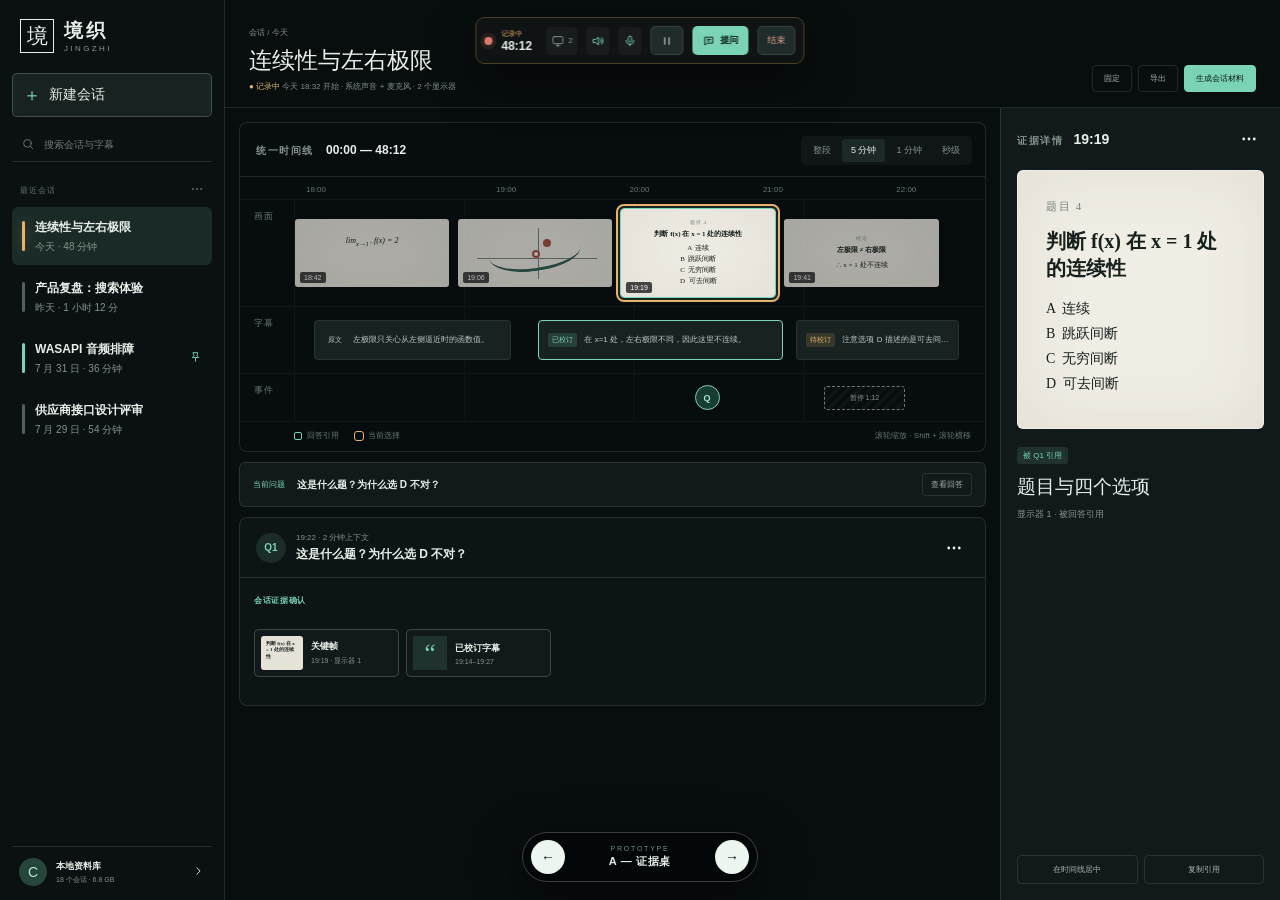
<file: prototype/workbench/index.html>
<!doctype html>
<html lang="zh-CN">
  <head>
    <meta charset="utf-8" />
    <meta name="viewport" content="width=device-width, initial-scale=1" />
    <meta
      http-equiv="Content-Security-Policy"
      content="default-src 'self'; style-src 'self' 'unsafe-inline'; script-src 'self'; img-src 'self' data:;"
    />
    <title>境织工作台视觉原型</title>
    <link rel="stylesheet" href="styles.css" />
  </head>
  <body>
    <main id="app" aria-live="polite"></main>
    <nav class="prototype-switcher" aria-label="原型方案切换">
      <button type="button" data-variant-step="-1" aria-label="上一个方案">←</button>
      <div>
        <span class="prototype-kicker">PROTOTYPE</span>
        <strong id="variant-label">A</strong>
      </div>
      <button type="button" data-variant-step="1" aria-label="下一个方案">→</button>
    </nav>
    <script src="app.js"></script>
  </body>
</html>
</file>
<file: prototype/workbench/styles.css>
:root {
  color-scheme: dark;
  --ink-0: #080d0e;
  --ink-1: #0d1415;
  --ink-2: #141d1e;
  --ink-3: #1d2929;
  --line: rgba(195, 220, 208, 0.13);
  --line-strong: rgba(195, 220, 208, 0.24);
  --text: #e8efea;
  --muted: #85938d;
  --jade: #79d3b4;
  --jade-soft: rgba(121, 211, 180, 0.13);
  --amber: #e7b36a;
  --red: #db7a6c;
  --ease: cubic-bezier(0.16, 1, 0.3, 1);
  font-family: "Segoe UI Variable", "Microsoft YaHei UI", sans-serif;
  font-size: 14px;
}

* { box-sizing: border-box; }
html, body { margin: 0; min-width: 1080px; min-height: 720px; background: var(--ink-0); color: var(--text); }
body { overflow: hidden; }
button, input { font: inherit; }
button { color: inherit; }
button, a { -webkit-tap-highlight-color: transparent; }
svg { width: 18px; height: 18px; fill: none; stroke: currentColor; stroke-width: 1.7; stroke-linecap: round; stroke-linejoin: round; }

.shell { width: 100vw; height: 100vh; overflow: hidden; animation: reveal 380ms var(--ease); }
.eyebrow { display: block; color: var(--muted); font-size: 10px; font-weight: 700; letter-spacing: .16em; text-transform: uppercase; }
.brand { display: flex; align-items: center; gap: 10px; }
.brand-seal { display: grid; place-items: center; width: 34px; height: 34px; border: 1px solid currentColor; font-family: "STKaiti", serif; font-size: 21px; }
.brand div { display: flex; flex-direction: column; }
.brand strong { font-family: "STSong", serif; font-size: 19px; letter-spacing: .14em; }
.brand small { color: var(--muted); font-size: 8px; letter-spacing: .3em; }
.icon-button { display: grid; place-items: center; width: 30px; height: 30px; padding: 0; border: 0; background: transparent; cursor: pointer; }

.prototype-switcher { position: fixed; z-index: 100; left: 50%; bottom: 18px; display: flex; align-items: center; gap: 12px; padding: 7px 8px; transform: translateX(-50%); border: 1px solid rgba(255,255,255,.22); border-radius: 999px; background: rgba(4, 7, 8, .92); box-shadow: 0 14px 48px rgba(0,0,0,.5); backdrop-filter: blur(18px); }
.prototype-switcher button { width: 34px; height: 34px; border: 0; border-radius: 50%; background: #edf5f0; color: #0b1512; cursor: pointer; transition: transform 130ms var(--ease); }
.prototype-switcher button:hover { transform: scale(1.06); }
.prototype-switcher div { min-width: 126px; text-align: center; }
.prototype-kicker { display: block; color: #739187; font-size: 7px; letter-spacing: .25em; }
.prototype-switcher strong { font-size: 11px; letter-spacing: .06em; }

.session-list { display: flex; flex-direction: column; gap: 3px; }
.session-item { position: relative; display: flex; align-items: center; gap: 10px; width: 100%; min-height: 58px; padding: 9px 10px; border: 0; border-radius: 6px; background: transparent; text-align: left; cursor: pointer; transition: background 160ms ease, transform 160ms var(--ease); }
.session-item:hover { background: rgba(255,255,255,.045); }
.session-item.active { background: var(--jade-soft); }
.session-mark { width: 3px; height: 30px; border-radius: 2px; background: #53605c; }
.session-mark.live { background: var(--amber); box-shadow: 0 0 12px rgba(231,179,106,.35); }
.session-mark.pin { background: var(--jade); }
.session-copy { min-width: 0; display: flex; flex: 1; flex-direction: column; gap: 4px; }
.session-copy strong { overflow: hidden; font-size: 12px; font-weight: 600; text-overflow: ellipsis; white-space: nowrap; }
.session-copy small { color: var(--muted); font-size: 10px; }
.session-pin svg { width: 13px; color: var(--jade); }

.frame-visual { position: relative; overflow: hidden; min-height: 210px; padding: 28px; border: 1px solid rgba(255,255,255,.1); border-radius: 6px; background: #f0ede5; color: #17201d; box-shadow: inset 0 0 70px rgba(74, 62, 38, .08); font-family: "STSong", serif; }
.frame-visual::after { content: ""; position: absolute; inset: 0; opacity: .22; background-image: radial-gradient(rgba(30,40,35,.28) .55px, transparent .55px); background-size: 4px 4px; pointer-events: none; }
.frame-visual.compact { min-height: 68px; padding: 10px; border: 0; border-radius: 3px; font-size: 7px; }
.frame-visual em { display: block; margin-bottom: 14px; color: #79847f; font-size: 11px; font-style: normal; letter-spacing: .15em; }
.frame-visual strong { display: block; margin-bottom: 18px; font-size: 20px; }
.frame-visual span { display: block; margin: 7px 0; }
.frame-visual.compact em { margin-bottom: 4px; font-size: 5px; }
.frame-visual.compact strong { margin-bottom: 4px; font-size: 7px; }
.frame-visual.compact span { margin: 1px 0; }
.frame-limit { display: grid; place-items: center; }
.frame-limit .formula { font-size: 26px; font-style: italic; }
.frame-limit.compact .formula { font-size: 8px; }
.frame-graph .axis { position: absolute; background: #75827d; }
.frame-graph .axis-x { left: 12%; right: 10%; top: 56%; height: 1px; }
.frame-graph .axis-y { top: 12%; bottom: 10%; left: 52%; width: 1px; }
.frame-graph .curve { position: absolute; left: 20%; top: 20%; width: 60%; height: 55%; border-bottom: 3px solid #315e51; border-radius: 50%; transform: rotate(-8deg); }
.frame-graph .point { position: absolute; width: 8px; height: 8px; border: 2px solid #a34e42; border-radius: 50%; background: #f0ede5; }
.frame-graph .p1 { left: 48%; top: 45%; }
.frame-graph .p2 { left: 55%; top: 30%; background: #a34e42; }
.frame-proof { display: flex; flex-direction: column; justify-content: center; }

.timeline { position: relative; min-height: 330px; border: 1px solid var(--line); border-radius: 8px; background: rgba(8, 14, 15, .62); }
.timeline-toolbar { display: flex; align-items: center; justify-content: space-between; min-height: 54px; padding: 10px 13px 9px 16px; border-bottom: 1px solid var(--line); }
.timeline-toolbar > div:first-child { display: flex; align-items: baseline; gap: 12px; }
.timeline-toolbar strong { font-size: 12px; font-variant-numeric: tabular-nums; }
.zoom-control { display: flex; gap: 2px; padding: 3px; border-radius: 5px; background: rgba(255,255,255,.035); }
.zoom-control button { padding: 5px 9px; border: 0; border-radius: 3px; background: transparent; color: var(--muted); font-size: 9px; cursor: pointer; }
.zoom-control button.active { background: var(--ink-3); color: var(--text); }
.time-ruler { display: grid; grid-template-columns: repeat(5, 1fr); margin-left: 54px; padding: 8px 12px 5px; color: #687670; font-size: 8px; font-variant-numeric: tabular-nums; }
.time-ruler span:not(:first-child) { text-align: center; }
.track { display: grid; grid-template-columns: 54px 1fr; min-height: 64px; border-top: 1px solid rgba(255,255,255,.045); }
.track > label { padding: 10px 0 0 14px; color: #687670; font-size: 9px; letter-spacing: .1em; }
.track-content { position: relative; display: flex; align-items: center; min-width: 0; margin-right: 12px; background-image: linear-gradient(90deg, rgba(255,255,255,.04) 1px, transparent 1px); background-size: 25% 100%; }
.frame-track { min-height: 96px; }
.frame-track .track-content { gap: 7px; padding: 8px 0; }
.timeline-frame { position: relative; width: 23%; min-width: 80px; padding: 0; border: 1px solid transparent; border-radius: 4px; background: transparent; cursor: pointer; opacity: .72; transition: opacity 150ms ease, transform 180ms var(--ease), border-color 150ms ease; }
.timeline-frame time { position: absolute; left: 5px; bottom: 4px; padding: 2px 4px; border-radius: 2px; background: rgba(0,0,0,.7); color: white; font-size: 7px; }
.timeline-frame:hover { z-index: 2; opacity: 1; transform: translateY(-2px); }
.timeline-frame.evidence { border-color: var(--jade); box-shadow: 0 0 0 2px rgba(121,211,180,.13); opacity: 1; }
.timeline-frame.selected { outline: 2px solid var(--amber); outline-offset: 2px; opacity: 1; }
.transcript-track { min-height: 67px; }
.segment { position: absolute; left: var(--start); width: var(--width); display: flex; align-items: center; gap: 7px; height: 40px; overflow: hidden; padding: 7px 9px; border: 1px solid rgba(255,255,255,.08); border-radius: 4px; background: #182221; color: #bdcac5; text-align: left; cursor: pointer; }
.segment small { flex: none; padding: 2px 4px; border-radius: 2px; font-size: 7px; }
.segment span { overflow: hidden; font-size: 8px; line-height: 1.4; text-overflow: ellipsis; white-space: nowrap; }
.segment.corrected small { background: rgba(121,211,180,.16); color: var(--jade); }
.segment.pending small { background: rgba(231,179,106,.15); color: var(--amber); }
.segment.evidence { border-color: var(--jade); }
.segment.selected { outline: 2px solid var(--amber); outline-offset: 2px; }
.activity-track { min-height: 48px; }
.question-pin { position: absolute; left: var(--start); display: grid; place-items: center; width: 25px; height: 25px; border: 1px solid #82cdb4; border-radius: 50%; background: #173d32; color: #a6e6cf; font-size: 9px; font-weight: 800; cursor: pointer; }
.gap-block { position: absolute; left: var(--start); width: var(--width); height: 24px; border: 1px dashed #6b7773; border-radius: 3px; background: repeating-linear-gradient(135deg, rgba(255,255,255,.03) 0 4px, transparent 4px 8px); color: #89958f; font-size: 7px; cursor: pointer; }
.timeline-legend { display: flex; gap: 16px; padding: 8px 14px 10px 54px; border-top: 1px solid rgba(255,255,255,.04); color: #687670; font-size: 8px; }
.timeline-legend span { display: flex; align-items: center; gap: 5px; }
.timeline-legend span:last-child { margin-left: auto; }
.timeline-legend i { width: 8px; height: 8px; border-radius: 2px; }
.legend-evidence { border: 1px solid var(--jade); }
.legend-selected { outline: 1px solid var(--amber); }

.answer-card { border: 1px solid var(--line); border-radius: 8px; background: var(--ink-1); }
.answer-card > header { display: flex; align-items: center; gap: 10px; padding: 14px 16px; border-bottom: 1px solid var(--line); }
.answer-index { display: grid; place-items: center; width: 30px; height: 30px; border-radius: 50%; background: var(--jade-soft); color: var(--jade); font-size: 10px; font-weight: 800; }
.answer-card header div { display: flex; flex: 1; flex-direction: column; gap: 3px; }
.answer-card header small { color: var(--muted); font-size: 8px; }
.answer-card header strong { font-size: 12px; }
.answer-body { padding: 16px; }
.answer-body p { margin: 0 0 12px; color: #bdc8c4; font-family: "STSong", serif; font-size: 12px; line-height: 1.75; }
.answer-label { display: inline-block; margin-bottom: 8px !important; font-family: inherit !important; font-size: 8px !important; font-weight: 800; letter-spacing: .08em; }
.answer-label.confirmed { color: var(--jade); }
.answer-label.supplemental { margin-top: 5px !important; color: var(--amber); }
.evidence-chips { display: flex; gap: 7px; margin: 13px 0 16px; }
.evidence-chips > button { display: flex; align-items: center; gap: 8px; min-width: 145px; padding: 6px; border: 1px solid var(--line-strong); border-radius: 5px; background: rgba(255,255,255,.025); text-align: left; cursor: pointer; transition: border-color 140ms ease, transform 180ms var(--ease); }
.evidence-chips > button:hover { border-color: var(--jade); transform: translateY(-2px); }
.evidence-chips > button > span:last-child { display: flex; flex-direction: column; gap: 3px; }
.evidence-chips b { font-size: 9px; }
.evidence-chips small { color: var(--muted); font-size: 7px; }
.mini-frame { display: block; width: 42px; height: 34px; overflow: hidden; }
.mini-frame .frame-visual { width: 42px; height: 34px; min-height: 34px; padding: 5px; }
.mini-frame .frame-visual em, .mini-frame .frame-visual span { display: none; }
.mini-frame .frame-visual strong { margin: 0; font-size: 5px; line-height: 1.25; }
.quote-mark { display: grid; place-items: center; width: 34px; height: 34px; background: var(--jade-soft); color: var(--jade); font-family: Georgia, serif; font-size: 25px; }
.answer-card.compact .answer-body { padding: 12px 14px; }
.answer-card.compact .answer-body > p:not(.answer-label), .answer-card.compact .supplemental { display: none; }

.detail-panel { display: flex; flex-direction: column; min-width: 258px; border-left: 1px solid var(--line); background: #11191a; }
.detail-panel > header { display: flex; align-items: center; justify-content: space-between; padding: 16px; }
.detail-panel > header div { display: flex; align-items: baseline; gap: 10px; }
.detail-panel > .frame-visual { margin: 0 16px; min-height: 205px; }
.detail-copy { padding: 16px; }
.evidence-state { display: inline-block; padding: 3px 6px; border-radius: 3px; background: var(--jade-soft); color: var(--jade); font-size: 8px; }
.detail-copy h2 { margin: 10px 0 7px; font-family: "STSong", serif; font-size: 19px; font-weight: 500; }
.detail-copy p { margin: 0; color: var(--muted); font-size: 9px; line-height: 1.6; }
.detail-symbol { display: grid; place-items: center; margin: 0 16px; min-height: 190px; border: 1px solid var(--line); background: #172020; color: var(--jade); font-family: "STSong", serif; font-size: 56px; }
.version-stack { display: flex; flex-direction: column; gap: 6px; padding: 0 16px; }
.version-stack button { padding: 9px; border: 1px solid var(--line); border-radius: 5px; background: transparent; text-align: left; }
.version-stack button.active { border-color: rgba(121,211,180,.4); background: var(--jade-soft); }
.version-stack b, .version-stack span { display: block; }
.version-stack b { margin-bottom: 4px; font-size: 8px; }
.version-stack span { color: var(--muted); font-size: 8px; }
.version-stack a { margin-top: 4px; color: var(--jade); font-size: 8px; text-decoration: none; }
.detail-actions { display: flex; gap: 6px; margin-top: auto; padding: 16px; }
.detail-actions button { flex: 1; padding: 8px; border: 1px solid var(--line); border-radius: 4px; background: transparent; color: #a8b5b0; font-size: 8px; }

.recording-capsule { z-index: 20; display: flex; align-items: center; gap: 9px; padding: 8px; border: 1px solid rgba(231,179,106,.28); border-radius: 9px; background: rgba(17, 21, 21, .94); box-shadow: 0 16px 50px rgba(0,0,0,.45); backdrop-filter: blur(20px); }
.recording-capsule.floating { position: fixed; top: 17px; left: 50%; transform: translateX(-50%); }
.record-dot { width: 8px; height: 8px; border-radius: 50%; background: var(--red); box-shadow: 0 0 0 4px rgba(219,122,108,.12); animation: breathe 2s ease-in-out infinite; }
.capsule-time { display: flex; flex-direction: column; padding-right: 5px; }
.capsule-time small { color: var(--amber); font-size: 7px; }
.capsule-time strong { font-size: 12px; font-variant-numeric: tabular-nums; }
.capsule-source { display: flex; align-items: center; gap: 4px; padding: 5px; border-radius: 4px; background: rgba(255,255,255,.04); color: #89958f; font-size: 8px; }
.capsule-source svg { width: 13px; }
.capsule-source.healthy { color: var(--jade); }
.recording-capsule > button { display: flex; align-items: center; gap: 5px; min-height: 29px; padding: 0 9px; border: 1px solid var(--line); border-radius: 5px; background: #202b2b; font-size: 9px; cursor: pointer; }
.recording-capsule > button svg { width: 13px; }
.recording-capsule .capsule-ask { border-color: transparent; background: var(--jade); color: #0a1713; font-weight: 700; }
.recording-capsule .capsule-stop { color: #e8a59b; }

/* Variant A — dense three-pane evidence desk */
.variant-a { display: grid; grid-template-columns: 225px 1fr; background: var(--ink-0); }
.library-rail { display: flex; flex-direction: column; padding: 18px 12px 12px; border-right: 1px solid var(--line); background: #0b1112; }
.library-rail > .brand { margin: 0 8px 20px; }
.new-session { display: flex; align-items: center; gap: 8px; width: 100%; padding: 9px 10px; border: 1px solid var(--line-strong); border-radius: 5px; background: #182221; text-align: left; cursor: pointer; }
.new-session span { color: var(--jade); font-size: 18px; }
.search-field { display: flex; align-items: center; gap: 7px; margin: 10px 0 18px; padding: 8px 9px; border-bottom: 1px solid var(--line); color: #697671; }
.search-field svg { width: 14px; }
.search-field input { min-width: 0; border: 0; outline: 0; background: transparent; color: var(--text); font-size: 10px; }
.library-heading { display: flex; align-items: center; justify-content: space-between; padding: 0 8px 7px; color: #64716c; font-size: 8px; letter-spacing: .12em; }
.library-heading button, .library-rail footer button { padding: 0; border: 0; background: transparent; }
.library-heading svg { width: 14px; }
.library-rail footer { display: flex; align-items: center; gap: 9px; margin-top: auto; padding: 11px 7px 2px; border-top: 1px solid var(--line); }
.library-rail footer .avatar { display: grid; place-items: center; width: 28px; height: 28px; border-radius: 50%; background: #26463c; color: #b4e8d5; }
.library-rail footer span { display: flex; flex: 1; flex-direction: column; gap: 2px; }
.library-rail footer b { font-size: 9px; }
.library-rail footer small { color: var(--muted); font-size: 7px; }
.library-rail footer svg { width: 13px; }
.workspace { display: grid; grid-template-rows: auto 1fr; min-width: 0; }
.workspace-header { display: flex; align-items: end; justify-content: space-between; min-height: 105px; padding: 22px 24px 15px; border-bottom: 1px solid var(--line); }
.breadcrumb { color: var(--muted); font-size: 8px; }
.workspace-header h1 { margin: 7px 0 5px; font-family: "STSong", serif; font-size: 23px; font-weight: 500; }
.workspace-header p { margin: 0; color: var(--muted); font-size: 8px; }
.live-pill { color: var(--amber); }
.header-actions { display: flex; gap: 6px; }
.header-actions button { padding: 7px 11px; border: 1px solid var(--line); border-radius: 4px; background: transparent; color: #a7b3ae; font-size: 8px; }
.header-actions button.primary { border-color: var(--jade); background: var(--jade); color: #0d1a16; }
.workspace-main { display: grid; grid-template-columns: minmax(560px, 1fr) 280px; min-height: 0; }
.timeline-column { display: flex; flex-direction: column; gap: 10px; overflow: auto; padding: 14px; }
.question-strip { display: flex; align-items: center; gap: 12px; padding: 10px 13px; border: 1px solid var(--line); border-radius: 6px; background: #11191a; }
.question-strip span { color: var(--jade); font-size: 8px; }
.question-strip strong { flex: 1; font-size: 10px; }
.question-strip button { padding: 5px 8px; border: 1px solid var(--line); border-radius: 3px; background: transparent; color: #a5b1ad; font-size: 8px; }

/* Variant B — immersive stage with docked timeline */
.variant-b { display: grid; grid-template-rows: 62px 1fr 292px; background: #06090a; }
.cinema-header { display: grid; grid-template-columns: 1fr auto 1fr; align-items: center; padding: 0 20px; border-bottom: 1px solid rgba(255,255,255,.08); background: #090d0e; }
.cinema-header .brand strong { font-size: 16px; }
.cinema-session { display: flex; align-items: center; gap: 12px; }
.cinema-session strong { font-family: "STSong", serif; font-weight: 500; }
.cinema-session small { color: var(--muted); font-size: 8px; }
.cinema-actions { display: flex; justify-content: end; gap: 8px; }
.cinema-actions button { display: grid; place-items: center; width: 32px; height: 32px; border: 1px solid var(--line); border-radius: 50%; background: transparent; }
.cinema-stage { display: grid; grid-template-columns: 1fr minmax(330px, 34%); min-height: 0; }
.stage-view { position: relative; display: grid; place-items: center; min-width: 0; overflow: hidden; background: radial-gradient(circle at 50% 45%, #1c2524 0, #090d0e 62%); }
.stage-view > .frame-visual { width: min(72%, 760px); min-height: 330px; transform: perspective(1200px) rotateX(1.5deg); box-shadow: 0 38px 90px rgba(0,0,0,.58); }
.stage-meta { position: absolute; top: 22px; left: 24px; display: flex; align-items: baseline; gap: 10px; }
.stage-meta span, .stage-meta small { color: var(--muted); font-size: 8px; }
.stage-meta strong { font-size: 12px; }
.stage-question { position: absolute; right: 24px; bottom: 22px; left: 24px; display: flex; align-items: center; gap: 10px; padding: 11px 12px; border: 1px solid rgba(255,255,255,.12); border-radius: 7px; background: rgba(7,11,12,.78); backdrop-filter: blur(14px); }
.stage-question > span { display: grid; place-items: center; width: 27px; height: 27px; border-radius: 50%; background: var(--jade); color: #0c1b16; font-size: 9px; font-weight: 800; }
.stage-question p { flex: 1; margin: 0; font-size: 10px; }
.stage-question button { border: 0; background: transparent; color: var(--jade); font-size: 8px; }
.answer-drawer { overflow: auto; padding: 18px; border-left: 1px solid rgba(255,255,255,.08); background: #0b1011; }
.answer-drawer .answer-card { border: 0; background: transparent; }
.cinema-timeline { padding: 10px 18px 26px; border-top: 1px solid rgba(255,255,255,.08); background: #0a0e0f; }
.cinema-timeline .timeline { min-height: 245px; border: 0; }
.cinema-timeline .timeline-toolbar { min-height: 42px; }
.cinema-timeline .time-ruler { padding-top: 4px; padding-bottom: 3px; }
.cinema-timeline .frame-track { min-height: 72px; }
.cinema-timeline .transcript-track { min-height: 52px; }
.cinema-timeline .activity-track { min-height: 34px; }
.cinema-timeline .frame-visual.compact { min-height: 48px; }
.cinema-timeline .timeline-legend { display: none; }
.recording-capsule.docked { position: fixed; z-index: 20; left: 50%; bottom: 306px; transform: translateX(-50%); }

/* Variant C — light editorial archive */
.variant-c { --paper: #eeeae0; --paper-2: #e5dfd2; --paper-line: rgba(33,46,40,.15); --paper-ink: #18211e; --paper-muted: #6f7873; color-scheme: light; overflow: auto; background: var(--paper); color: var(--paper-ink); }
.editorial-header { position: sticky; z-index: 10; top: 0; display: grid; grid-template-columns: 1fr auto 1fr; align-items: center; min-height: 66px; padding: 0 28px; border-bottom: 1px solid var(--paper-line); background: rgba(238,234,224,.94); backdrop-filter: blur(16px); }
.editorial-header .brand small { color: var(--paper-muted); }
.editorial-header nav { display: flex; gap: 22px; }
.editorial-header nav button { padding: 22px 0 18px; border: 0; border-bottom: 2px solid transparent; background: transparent; color: var(--paper-muted); font-size: 9px; }
.editorial-header nav button.active { border-color: #2d6b58; color: var(--paper-ink); }
.editorial-status { display: grid; grid-template-columns: auto auto; justify-content: end; align-items: center; gap: 3px 9px; }
.editorial-status .record-dot { grid-row: 1 / 3; }
.editorial-status b { font-size: 11px; }
.editorial-status small { color: var(--paper-muted); font-size: 7px; }
.editorial-main { max-width: 1560px; margin: 0 auto; padding: 0 28px 100px; }
.editorial-lead { display: grid; grid-template-columns: 130px 1fr auto; align-items: end; min-height: 220px; padding: 34px 0 28px; border-bottom: 1px solid var(--paper-line); }
.issue-no { align-self: start; color: var(--paper-muted); font-family: Georgia, serif; font-size: 10px; font-style: italic; }
.editorial-lead .eyebrow { color: #597067; }
.editorial-lead h1 { margin: 10px 0; font-family: "STSong", serif; font-size: clamp(36px, 4vw, 62px); font-weight: 400; line-height: .98; letter-spacing: -.04em; }
.editorial-lead p { margin: 0; color: var(--paper-muted); font-family: "STSong", serif; font-size: 12px; }
.editorial-controls { display: flex; gap: 8px; }
.editorial-controls button { display: flex; align-items: center; gap: 7px; min-height: 38px; padding: 0 13px; border: 1px solid var(--paper-line); background: transparent; font-size: 9px; }
.editorial-controls .round { width: 38px; padding: 0; justify-content: center; border-radius: 50%; }
.editorial-controls .accent { border-color: #275f4e; background: #275f4e; color: #eef5f1; }
.editorial-body { display: grid; grid-template-columns: 180px minmax(600px, 1fr) 280px; min-height: 680px; }
.folio { padding: 25px 18px 0 0; border-right: 1px solid var(--paper-line); }
.folio .session-item { padding-left: 0; border-bottom: 1px solid var(--paper-line); border-radius: 0; color: var(--paper-ink); }
.folio .session-item:hover, .folio .session-item.active { background: transparent; }
.folio .session-item.active .session-copy strong { color: #22624e; }
.folio .session-mark { display: none; }
.folio .session-copy small { color: var(--paper-muted); }
.ledger-column { min-width: 0; padding: 25px 24px; }
.variant-c .timeline { border-color: var(--paper-line); background: transparent; color: var(--paper-ink); }
.variant-c .timeline-toolbar, .variant-c .track, .variant-c .timeline-legend { border-color: var(--paper-line); }
.variant-c .timeline-toolbar .eyebrow, .variant-c .track > label, .variant-c .time-ruler, .variant-c .timeline-legend { color: var(--paper-muted); }
.variant-c .zoom-control { background: rgba(25,37,32,.05); }
.variant-c .zoom-control button { color: var(--paper-muted); }
.variant-c .zoom-control button.active { background: #d8d1c4; color: var(--paper-ink); }
.variant-c .track-content { background-image: linear-gradient(90deg, var(--paper-line) 1px, transparent 1px); }
.variant-c .segment { border-color: var(--paper-line); background: #ded8cc; color: #34413b; }
.variant-c .question-pin { background: #d7e8df; color: #205a47; }
.variant-c .gap-block { color: var(--paper-muted); }
.editorial-answer { position: relative; margin-top: 28px; padding-left: 52px; }
.margin-note { position: absolute; left: 0; top: 0; display: flex; flex-direction: column; align-items: center; color: #2b6653; }
.margin-note span { display: grid; place-items: center; width: 28px; height: 28px; border: 1px solid #2b6653; border-radius: 50%; font-size: 8px; }
.margin-note time { margin-top: 6px; color: var(--paper-muted); font-size: 7px; }
.margin-note i { width: 1px; height: 80px; margin-top: 8px; background: var(--paper-line); }
.variant-c .answer-card { border-color: var(--paper-line); background: transparent; color: var(--paper-ink); }
.variant-c .answer-card > header { border-color: var(--paper-line); }
.variant-c .answer-body p { color: #34413c; }
.variant-c .evidence-chips > button { border-color: var(--paper-line); background: rgba(255,255,255,.24); color: var(--paper-ink); }
.variant-c .evidence-chips small { color: var(--paper-muted); }
.variant-c .detail-panel { border-color: var(--paper-line); background: var(--paper-2); color: var(--paper-ink); }
.variant-c .detail-panel.paper { padding-top: 10px; }
.variant-c .detail-copy p, .variant-c .version-stack span { color: var(--paper-muted); }
.variant-c .version-stack button, .variant-c .detail-actions button { border-color: var(--paper-line); color: var(--paper-ink); }
.variant-c .detail-symbol { border-color: var(--paper-line); background: #ddd7ca; color: #2b6653; }
.recording-capsule.minimal { position: fixed; z-index: 20; right: 24px; bottom: 22px; border-color: rgba(39,95,78,.24); background: rgba(239,235,225,.94); color: var(--paper-ink); }
.recording-capsule.minimal .capsule-source { background: rgba(30,45,39,.06); }
.recording-capsule.minimal > button { border-color: var(--paper-line); background: #ddd7cb; color: var(--paper-ink); }
.recording-capsule.minimal .capsule-ask { background: #275f4e; color: white; }
.recording-capsule.minimal .capsule-stop { color: #994b42; }

@keyframes reveal { from { opacity: 0; transform: translateY(6px); } to { opacity: 1; transform: none; } }
@keyframes breathe { 0%,100% { opacity: 1; } 50% { opacity: .45; } }

@media (max-width: 1240px) {
  .variant-a { grid-template-columns: 190px 1fr; }
  .workspace-main { grid-template-columns: minmax(520px, 1fr) 250px; }
  .editorial-body { grid-template-columns: 150px minmax(560px, 1fr) 250px; }
  .stage-view > .frame-visual { width: 82%; }
}

@media (prefers-reduced-motion: reduce) {
  *, *::before, *::after { animation-duration: .01ms !important; animation-iteration-count: 1 !important; transition-duration: .01ms !important; }
}
</file>
